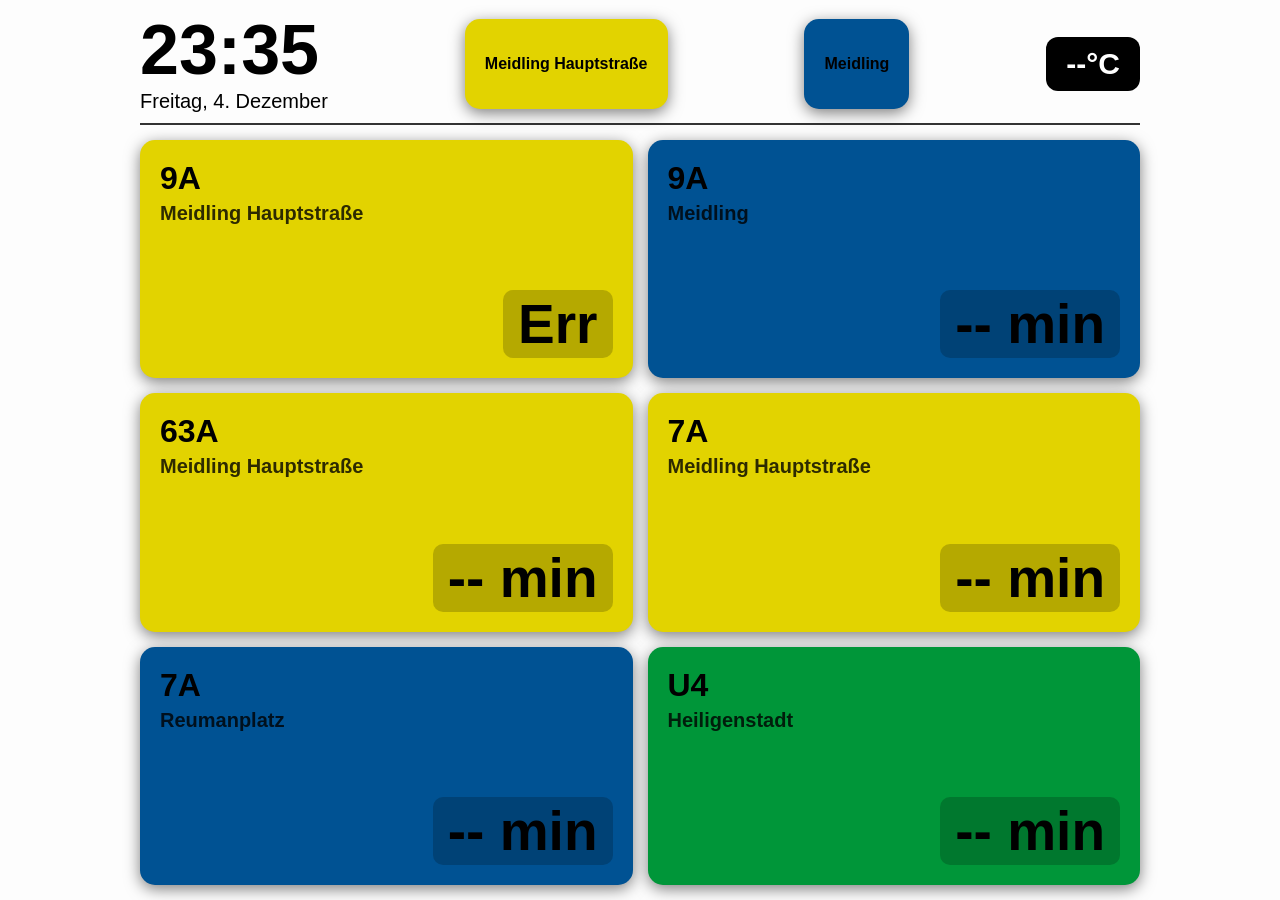
<file: index.html>
<!DOCTYPE html>
<html lang="de">
<head>
    <meta charset="UTF-8">
    <meta name="viewport" content="width=device-width, initial-scale=1.0">
    <title>Wiener Linien Monitor - 6 Felder</title>
    <link rel="stylesheet" href="style.css">
</head>
<body>

    <div id="top-bar">
        <div id="zeit-box">
            <p id="uhr">00:00</p>
            <p id="datum">Lade...</p>
        </div>
        <div class="linie-card meidlinghpt">
            <p><b>Meidling Hauptstraße</b></p>
            <width: 50px; height: 50px;>
        </div>
        <div class="linie-card meidling">
            <p><b>Meidling</b></p>
            <width: 80px; height: 50px;>
        </div>
        <div id="wetter-box">--°C</div>
    </div>

    <div class="monitor-grid">
        
        <div class="linie-card meidlinghpt">
            <div>
                <div class="linie-name">9A</div>
                <div class="linie-richtung"><b>Meidling Hauptstraße</b></div>
            </div>
            <div class="abfahrt-zeit" id="zeit1">-- min</div>
        </div>

        <div class="linie-card bus-tram">
            <div>
                <div class="linie-name">9A</div>
                <div class="linie-richtung"><b>Meidling</b></div>
            </div>
            <div class="abfahrt-zeit" id="zeit2">-- min</div>
        </div>

        <div class="linie-card meidlinghpt">
            <div>
                <div class="linie-name">63A</div>
                <div class="linie-richtung"><b>Meidling Hauptstraße</b></div>
            </div>
            <div class="abfahrt-zeit" id="zeit3">-- min</div>
        </div>

        <div class="linie-card meidlinghpt">
            <div>
                <div class="linie-name">7A</div>
                <div class="linie-richtung"><b>Meidling Hauptstraße</b></div>
            </div>
            <div class="abfahrt-zeit" id="zeit4">-- min</div>
        </div>

        <div class="linie-card bus-tram">
            <div>
                <div class="linie-name">7A</div>
                <div class="linie-richtung"><b>Reumanplatz</b></div>
            </div>
            <div class="abfahrt-zeit" id="zeit5">-- min</div>
        </div>

        <div class="linie-card u4">
            <div>
                <div class="linie-name">U4</div>
                <div class="linie-richtung"><b>Heiligenstadt</b></div>
            </div>
            <div class="abfahrt-zeit" id="zeit6">-- min</div>
        </div>

    </div>

    <script>
        // ==========================================
        // HIER DEINE 6 SELBST GESUCHTEN RBL-NUMMERN EINTRAGEN
        // ==========================================
        const rbls = {
            rbl1: "3203",
            rbl2: "3217",
            rbl3: "1789",
            rbl4: "1838",
            rbl5: "1801",
            rbl6: "4413"
        };

        // 1. Uhrzeit & Datum Funktion
        function updateUhr() {
            const jetzt = new Date();
            const optionen = { weekday: 'long', day: 'numeric', month: 'long' };
            document.getElementById('uhr').innerText = `${String(jetzt.getHours()).padStart(2, '0')}:${String(jetzt.getMinutes()).padStart(2, '0')}`;
            document.getElementById('datum').innerText = jetzt.toLocaleDateString('de-AT', optionen);
        }
        setInterval(updateUhr, 1000); 
        updateUhr(); // Sofort einmal starten

        // 2. Wetter Funktion
        async function holeWetter() {
        try {
            const antw = await fetch(`https://api.open-meteo.com/v1/forecast?latitude=48.208&longitude=16.372&current_weather=true`);
            const daten = await antw.json();
            document.getElementById('wetter-box').innerText = `${Math.round(daten.current_weather.temperature)}°C`;
        } catch (f) { 
            console.error("Wetter Fehler:", f); 
        }
        }
        setInterval(holeWetter, 900000); 
        holeWetter(); // Sofort einmal starten

        // 3. Funktion für eine einzelne Haltestelle
        async function holeEinzelneAbfahrt(rblId, elementId) {
            try {
                const url = `http://realtime.wienerlinien.at/ogd_realtime/monitor?rbl=${rblId}&sender=mein_tablet_monitor`;
        
                // Wir nutzen jetzt den kostenlosen AllOrigins-Proxy
                const antwort = await fetch(`https://api.allorigins.win/raw?url=${encodeURIComponent(url)}`);
                const daten = await antwort.json();
        
                if (daten && daten.data && daten.data.monitors && daten.data.monitors.length > 0) {
                    const monitor = daten.data.monitors[0];
            
                    if (monitor.lines && monitor.lines.length > 0) {
                        const linie = monitor.lines[0];
                
                        if (linie.departures && linie.departures.departure && linie.departures.departure.length > 0) {
                            const countdown = linie.departures.departure[0].departureTime.countdown;
                            document.getElementById(elementId).innerText = `${countdown} min`;
                            return;
                        }
                    }
                }
        
                document.getElementById(elementId).innerText = "Keine Fahrt";
        
            } catch (e) {
                console.error("Fehler bei RBL " + rblId, e);
                document.getElementById(elementId).innerText = "Err";
            }
        }
    

        // 4. Hauptfunktion für alle 6 Abfahrten nacheinander
        async function holeAlleAbfahrten() {
            const keys = ['rbl1', 'rbl2', 'rbl3', 'rbl4', 'rbl5', 'rbl6'];
            for (let i = 0; i < keys.length; i++) {
                // 1 Sekunde Pause zwischen den Stationen, um die API zu schonen
                await new Promise(resolve => setTimeout(resolve, 1000)); 
                holeEinzelneAbfahrt(rbls[keys[i]], `zeit${i+1}`);
            }
        }

        // Alle 25 Sekunden neu laden
        setInterval(holeAlleAbfahrten, 25000);
        // WICHTIG: Sofort beim Laden der Seite einmal ausführen!
        holeAlleAbfahrten();
    </script>
</body>
</html>
</file>
<file: style.css>
body {
            background-color: #fdfdfd;
            color: #000000;
            font-family: 'Arial', sans-serif;
            margin: 0;
            padding: 15px;
            display: flex;
            flex-direction: column;
            align-items: center;
            height: 100vh;
            box-sizing: border-box;
            font: bold;
        }

        /* Kopfzeile */
        #top-bar {
            width: 100%;
            max-width: 1000px;
            display: flex;
            justify-content: space-between;
            align-items: center;
            border-bottom: 2px solid #333;
            padding-bottom: 10px;
            margin-bottom: 15px;
            font: bold;
        }
        #zeit-box { text-align: left; }
        #uhr { font-size: 70px; font-weight: bold; margin: 0; line-height: 1; }
        #datum { font-size: 20px; color: #000000; margin: 5px 0 0 0; }
        #wetter-box { font-size: 30px; color: #ffffff; font-weight: bold; background: #000000; padding: 10px 20px; border-radius: 12px; }

        /* Grid-Layout für die 6 Felder */
        .monitor-grid {
            width: 100%;
            max-width: 1000px;
            display: grid;
            grid-template-columns: repeat(2, 1fr); /* 2 Spalten nebeneinander */
            gap: 15px;
            flex-grow: 1;
            font: bold;
        }

        /* Einzelne Kachel */
        .linie-card {
            display: flex;
            flex-direction: column;
            justify-content: space-between;
            padding: 20px;
            border-radius: 15px;
            box-shadow: 0 4px 15px rgba(0,0,0,0.5);
        }
        .linie-name {
            font-size: 32px;
            font-weight: bold;
        }
        .linie-richtung {
            font-size: 20px;
            color: rgba(0, 0, 0, 0.8);
            margin-top: 5px;
        }
        .abfahrt-zeit {
            font-size: 55px;
            font-weight: bold;
            align-self: flex-end;
            background: rgba(0, 0, 0, 0.2);
            padding: 2px 15px;
            border-radius: 10px;
            margin-top: 10px;
        }

        /* Farben für die Linien (einfach im HTML austauschen) */
        .meidlinghpt { background-color: #e2d300; }
        .meidling { background-color: #005293; }
        .u3 { background-color: #ee7d00; }
        .u4 { background-color: #009639; }
        .u6 { background-color: #7a3e13; }
        .bus-tram { background-color: #005293; }
</file>
